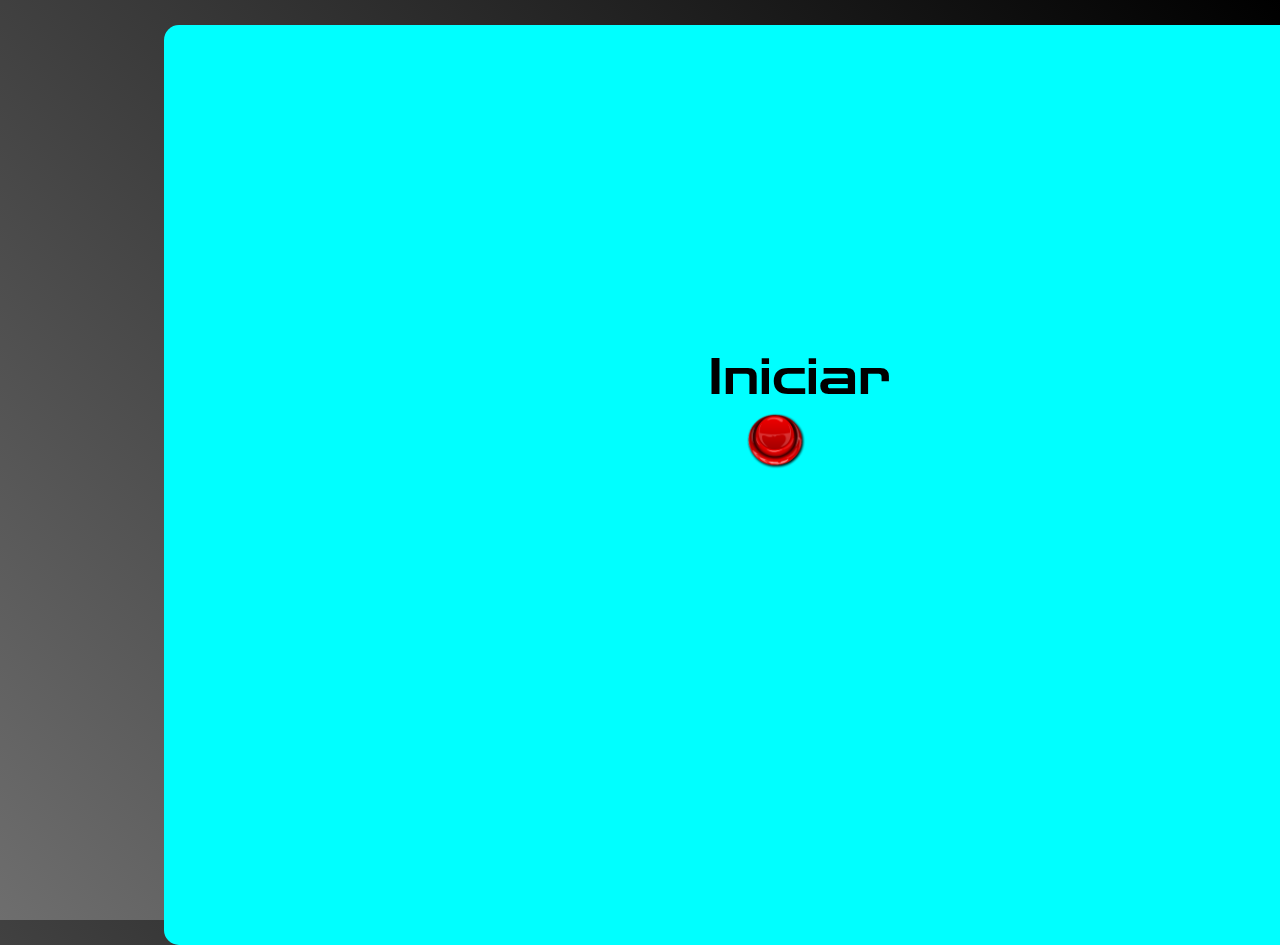
<file: index.html>
<!DOCTYPE html>
<html lang="en">

<head>
    <meta charset="UTF-8">
    <meta http-equiv="X-UA-Compatible" content="IE=edge">
    <meta name="viewport" content="width=device-width, initial-scale=1.0">
    <link rel="stylesheet" href="styleCruzadinha.css">
    <title>Inicio</title>
</head>
<body>
    <div id="container">
        <span class="spanIniciar">Iniciar</span>
        <a href="cruzadinha.html"><img src="./btn.png" alt="Botão" class="imgBotao"></a>
    </div>
</body>

</html>
</file>
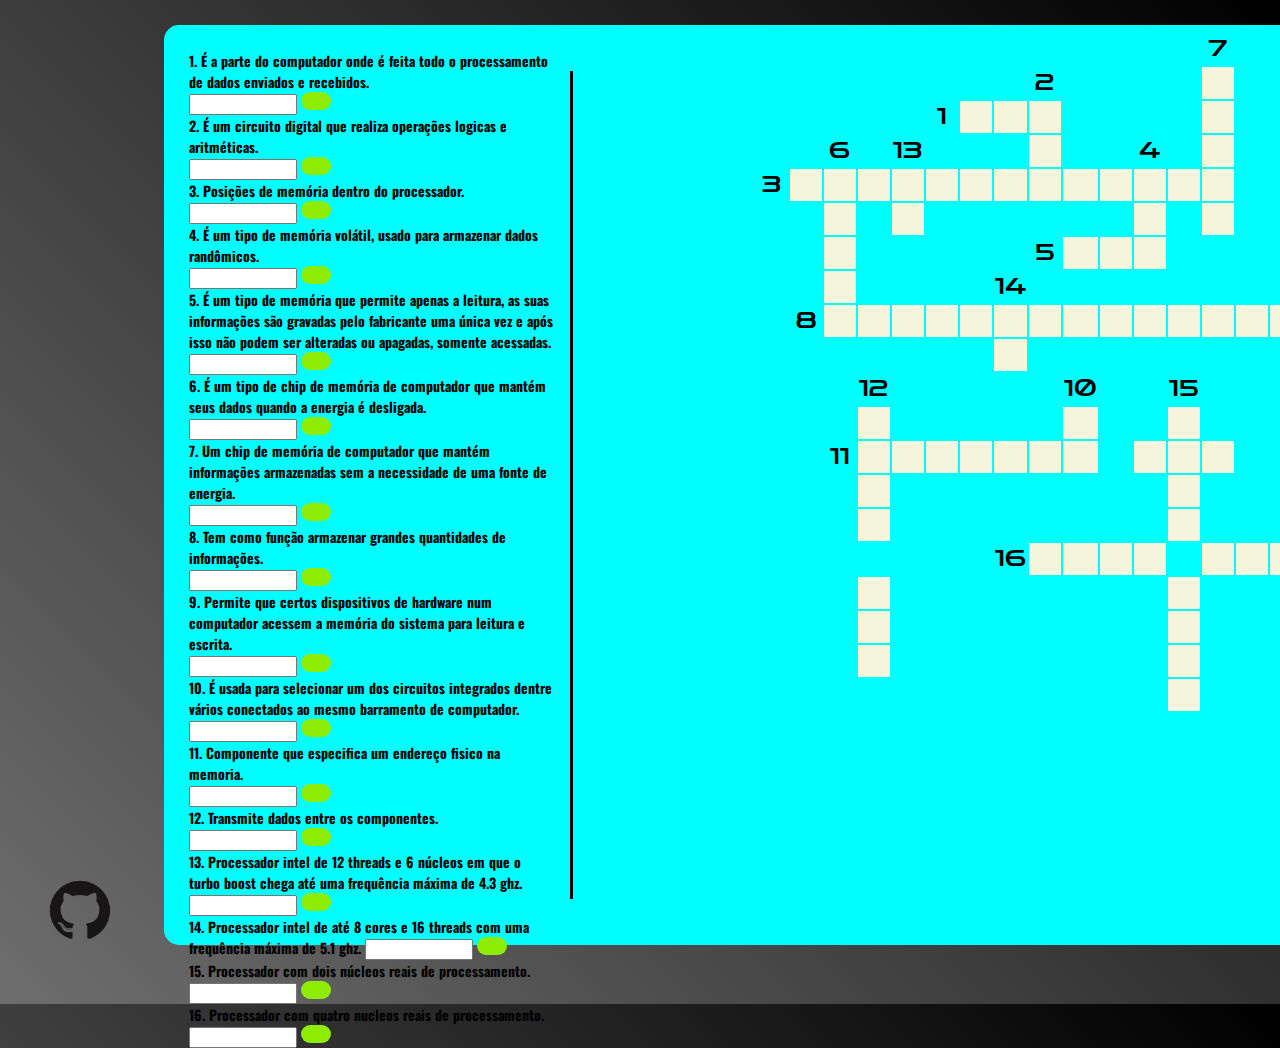
<file: cruzadinha.html>
<!DOCTYPE html>
<html lang="en">
<head>
    <meta charset="UTF-8">
    <meta http-equiv="X-UA-Compatible" content="IE=edge">
    <meta name="viewport" content="width=device-width, initial-scale=1.0">
    <link rel="stylesheet" href="styleCruzadinha.css">
    <title>Cruzadinha Computacional</title>
</head>
<body>
    <div id="container">
        <div class="linha"></div>
        <div class="perguntas">
            1. É a parte do computador onde é feita todo o processamento de dados enviados e recebidos. <br>
            <input id="q1"> <button  onclick="verificar1()" id="btnValid 1" class="btnValid 1"></button> <br>

            2. É um circuito digital que realiza operações logicas e aritméticas. <br>
            <input id="q2"> <button onclick="verificar2()" class="btnValid 2" id="btnValid 2"></button> <br>

            3. Posições de memória dentro do processador. <br>
            <input id="q3"> <button onclick="verificar3()" id="btnValid 3"class="btnValid 3"></button> <br>

            4. É um tipo de memória volátil, usado para armazenar dados randômicos. <br>
            <input id="q4"> <button onclick="verificar4()" id="btnValid 4"class="btnValid 4"></button> <br>

            5. É um tipo de memória que permite apenas a leitura, as suas informações são gravadas pelo
            fabricante uma única vez e após isso não podem ser alteradas ou apagadas, somente acessadas. <br>
            <input id="q5"> <button onclick="verificar5()" id="btnValid 5"class="btnValid 5"></button> <br>

            6. É um tipo de chip de memória de computador que mantém seus dados quando a energia é desligada. <br>
            <input id="q6"> <button onclick="verificar6()" id="btnValid 6"class="btnValid 6"></button> <br>

            7. Um chip de memória de computador que mantém informações armazenadas sem a necessidade de uma fonte de energia. <br>
            <input id="q7"> <button onclick="verificar7()" id="btnValid 7"class="btnValid 7"></button> <br>

            8. Tem como função armazenar grandes quantidades de informações. <br>
            <input id="q8"> <button onclick="verificar8()" id="btnValid 8"class="btnValid 8"></button> <br>

            9. Permite que certos dispositivos de hardware num computador acessem a memória do sistema para leitura e escrita. <br>
            <input id="q9"> <button onclick="verificar9()" id="btnValid 9" class="btnValid 9"></button> <br>

            10. É usada para selecionar um dos circuitos integrados dentre vários conectados ao mesmo barramento de computador. <br>
            <input id="q10"> <button onclick="verificar10()" id="btnValid10" class="btnValid 10"></button> <br>

            11. Componente que especifica um endereço fisico na memoria. <br>
            <input id="q11"> <button onclick="verificar11()" id="btnValid 11"class="btnValid 11"></button> <br>

            12. Transmite dados entre os componentes. <br>
            <input id="q12"> <button onclick="verificar12()" id="btnValid 12"class="btnValid 12"></button> <br>

            13. Processador intel de 12 threads e 6 núcleos em que o turbo boost chega até  uma frequência máxima de 4.3 ghz. <br>
            <input id="q13"> <button onclick="verificar13()" id="btnValid13"class="btnValid 13"></button> <br>

            14. Processador intel de até 8 cores e 16 threads com uma frequência máxima de 5.1 ghz.  
               <input id="q14"> <button onclick="verificar14()" id="btnValid 14" class="btnValid 14"></button> <br>

            15. Processador com dois núcleos reais de processamento. <br>
            <input id="q15"> <button onclick="verificar15()" id="btnValid 15" class="btnValid 15"></button> <br>

            16. Processador com quatro nucleos reais de processamento. <br>
            <input id="q16"> <button onclick="verificar16()" id="btnValid 16"class="btnValid 16"></button> <br>

        </div>
            <table id="tabela">
                <tr>
                    <td id="l1c1" class="celula"></td>
                    <td id="l1c2" class="celula"></td>
                    <td id="l1c3" class="celula"></td>
                    <td id="l1c4" class="celula"></td>
                    <td id="l1c5" class="celula"></td>
                    <td id="l1c6" class="celula"></td>
                    <td id="l1c7" class="celula"></td>
                    <td id="l1c8" class="celula"></td>
                    <td id="l1c9" class="celula"></td>
                    <td id="l1c10" class="celula"></td>
                    <td id="l1c11" class="celula"></td>
                    <td id="l1c12" class="celula"></td>
                    <td id="l1c13" class="celula"></td>
                    <td id="l1c14" class="celula">7</td>
                    <td id="l1c15" class="celula"></td>
                    <td id="l1c16" class="celula"></td>
                    <td id="l1c17" class="celula"></td>
                    <td id="l1c18" class="celula"></td>
                </tr>
                <tr>
                    <td id="l2c1" class="celula"></td>
                    <td id="l2c2" class="celula"></td>
                    <td id="l2c3" class="celula"></td>
                    <td id="l2c4" class="celula"></td>
                    <td id="l2c5" class="celula"></td>
                    <td id="l2c6" class="celula"></td>
                    <td id="l2c7" class="celula"></td>
                    <td id="l2c8" class="celula"></td>
                    <td id="l2c9" class="celula">2</td>
                    <td id="l2c10" class="celula"></td>
                    <td id="l2c11" class="celula"></td>
                    <td id="l2c12" class="celula"></td>
                    <td id="l2c13" class="celula"></td>
                    <td id="l2c14" class="celulaInclusa"></td>
                    <td id="l2c15" class="celula"></td>
                    <td id="l2c16" class="celula"></td>
                    <td id="l2c17" class="celula"></td>
                    <td id="l2c18" class="celula"></td>
                </tr>
                <tr>
                    <td id="l3c1" class="celula"></td>
                    <td id="l3c2" class="celula"></td>
                    <td id="l3c3" class="celula"></td>
                    <td id="l3c4" class="celula"></td>
                    <td id="l3c5" class="celula"></td>
                    <td id="l3c6" class="celula">1</td>
                    <td id="l3c7" class="celulaInclusa"></td>
                    <td id="l3c8" class="celulaInclusa"></td>
                    <td id="l3c9" class="celulaInclusa"></td>
                    <td id="l3c10" class="celula"></td>
                    <td id="l3c11" class="celula"></td>
                    <td id="l3c12" class="celula"></td>
                    <td id="l3c13" class="celula"></td>
                    <td id="l3c14" class="celulaInclusa"></td>
                    <td id="l3c15" class="celula"></td>
                    <td id="l3c16" class="celula"></td>
                    <td id="l3c17" class="celula"></td>
                    <td id="l3c18" class="celula"></td>
                </tr>
                <tr>
                    <td id="l4c1" class="celula"></td>
                    <td id="l4c2" class="celula"></td>
                    <td id="l4c3" class="celula">6</td>
                    <td id="l4c4" class="celula"></td>
                    <td id="l4c5" class="celula">13</td>
                    <td id="l4c6" class="celula"></td>
                    <td id="l4c7" class="celula"></td>
                    <td id="l4c8" class="celula"></td>
                    <td id="l4c9" class="celulaInclusa"></td>
                    <td id="l4c10" class="celula"></td>
                    <td id="l4c11" class="celula"></td>
                    <td id="l4c12" class="celula">4</td>
                    <td id="l4c13" class="celula"></td>
                    <td id="l4c14" class="celulaInclusa"></td>
                    <td id="l4c15" class="celula"></td>
                    <td id="l4c16" class="celula"></td>
                    <td id="l4c17" class="celula"></td>
                    <td id="l4c18" class="celula"></td>
                </tr>
                <tr>
                    <td id="l5c1" class="celula">3</td>
                    <td id="l5c2" class="celulaInclusa"></td>
                    <td id="l5c3" class="celulaInclusa"></td>
                    <td id="l5c4" class="celulaInclusa"></td>
                    <td id="l5c5" class="celulaInclusa"></td>
                    <td id="l5c6" class="celulaInclusa"></td>
                    <td id="l5c7" class="celulaInclusa"></td>
                    <td id="l5c8" class="celulaInclusa"></td>
                    <td id="l5c9" class="celulaInclusa"></td>
                    <td id="l5c10" class="celulaInclusa"></td>
                    <td id="l5c11" class="celulaInclusa"></td>
                    <td id="l5c12" class="celulaInclusa"></td>
                    <td id="l5c13" class="celulaInclusa"></td>
                    <td id="l5c14" class="celulaInclusa"></td>
                    <td id="l5c15" class="celula"></td>
                    <td id="l5c16" class="celula"></td>
                    <td id="l5c17" class="celula"></td>
                    <td id="l5c18" class="celula"></td>
                </tr>
                <tr>
                    <td id="l6c1" class="celula"></td>
                    <td id="l6c2" class="celula"></td>
                    <td id="l6c3" class="celulaInclusa"></td>
                    <td id="l6c4" class="celula"></td>
                    <td id="l6c5" class="celulaInclusa"></td>
                    <td id="l6c6" class="celula"></td>
                    <td id="l6c7" class="celula"></td>
                    <td id="l6c8" class="celula"></td>
                    <td id="l6c9" class="celula"></td>
                    <td id="l6c10" class="celula"></td>
                    <td id="l6c11" class="celula"></td>
                    <td id="l6c12" class="celulaInclusa"></td>
                    <td id="l6c13" class="celula"></td>
                    <td id="l6c14" class="celulaInclusa"></td>
                    <td id="l6c15" class="celula"></td>
                    <td id="l6c16" class="celula"></td>
                    <td id="l6c17" class="celula"></td>
                    <td id="l6c18" class="celula">9</td>
                </tr>
                <tr>
                    <td id="l7c1" class="celula"></td>
                    <td id="l7c2" class="celula"></td>
                    <td id="l7c3" class="celulaInclusa"></td>
                    <td id="l7c4" class="celula"></td>
                    <td id="l7c5" class="celula"></td>
                    <td id="l7c6" class="celula"></td>
                    <td id="l7c7" class="celula"></td>
                    <td id="l7c8" class="celula"></td>
                    <td id="l7c9" class="celula">5</td>
                    <td id="l7c10" class="celulaInclusa"></td>
                    <td id="l7c11" class="celulaInclusa"></td>
                    <td id="l7c12" class="celulaInclusa"></td>
                    <td id="l7c13" class="celula"></td>
                    <td id="l7c14" class="celula"></td>
                    <td id="l7c15" class="celula"></td>
                    <td id="l7c16" class="celula"></td>
                    <td id="l7c17" class="celula"></td>
                    <td id="l7c18" class="celulaInclusa"></td>
                </tr>
                <tr>
                    <td id="l8c1" class="celula"></td>
                    <td id="l8c2" class="celula"></td>
                    <td id="l8c3" class="celulaInclusa"></td>
                    <td id="l8c4" class="celula"></td>
                    <td id="l8c5" class="celula"></td>
                    <td id="l8c6" class="celula"></td>
                    <td id="l8c7" class="celula"></td>
                    <td id="l8c8" class="celula">14</td>
                    <td id="l8c9" class="celula"></td>
                    <td id="l8c10" class="celula"></td>
                    <td id="l8c11" class="celula"></td>
                    <td id="l8c12" class="celula"></td>
                    <td id="l8c13" class="celula"></td>
                    <td id="l8c14" class="celula"></td>
                    <td id="l8c15" class="celula"></td>
                    <td id="l8c16" class="celula"></td>
                    <td id="l8c17" class="celula"></td>
                    <td id="l8c18" class="celulaInclusa"></td>
                </tr>
                <tr>
                    <td id="l9c1" class="celula"></td>
                    <td id="l9c2" class="celula">8</td>
                    <td id="l9c3" class="celulaInclusa"></td>
                    <td id="l9c4" class="celulaInclusa"></td>
                    <td id="l9c5" class="celulaInclusa"></td>
                    <td id="l9c6" class="celulaInclusa"></td>
                    <td id="l9c7" class="celulaInclusa"></td>
                    <td id="l9c8" class="celulaInclusa"></td>
                    <td id="l9c9" class="celulaInclusa"></td>
                    <td id="l9c10" class="celulaInclusa"></td>
                    <td id="l9c11" class="celulaInclusa"></td>
                    <td id="l9c12" class="celulaInclusa"></td>
                    <td id="l9c13" class="celulaInclusa"></td>
                    <td id="l9c14" class="celulaInclusa"></td>
                    <td id="l9c15" class="celulaInclusa"></td>
                    <td id="l9c16" class="celulaInclusa"></td>
                    <td id="l9c17" class="celulaInclusa"></td>
                    <td id="l9c18" class="celulaInclusa"></td>
                </tr>
                <tr>
                    <td id="l10c1" class="celula"></td>
                    <td id="l10c2" class="celula"></td>
                    <td id="l10c3" class="celula"></td>
                    <td id="l10c4" class="celula"></td>
                    <td id="l10c5" class="celula"></td>
                    <td id="l10c6" class="celula"></td>
                    <td id="l10c7" class="celula"></td>
                    <td id="l10c8" class="celulaInclusa"></td>
                    <td id="l10c9" class="celula"></td>
                    <td id="l10c10" class="celula"></td>
                    <td id="l10c11" class="celula"></td>
                    <td id="l10c12" class="celula"></td>
                    <td id="l10c13" class="celula"></td>
                    <td id="l10c14" class="celula"></td>
                    <td id="l10c15" class="celula"></td>
                    <td id="l10c16" class="celula"></td>
                    <td id="l10c17" class="celula"></td>
                    <td id="l10c18" class="celula"></td>
                </tr>
                <tr>
                    <td id="l11c1" class="celula"></td>
                    <td id="l11c2" class="celula"></td>
                    <td id="l11c3" class="celula"></td>
                    <td id="l11c4" class="celula">12</td>
                    <td id="l11c5" class="celula"></td>
                    <td id="l11c6" class="celula"></td>
                    <td id="l11c7" class="celula"></td>
                    <td id="l11c8" class="celula"></td>
                    <td id="l11c9" class="celula"></td>
                    <td id="l11c10" class="celula">10</td>
                    <td id="l11c11" class="celula"></td>
                    <td id="l11c12" class="celula"></td>
                    <td id="l11c13" class="celula">15</td>
                    <td id="l11c14" class="celula"></td>
                    <td id="l11c15" class="celula"></td>
                    <td id="l11c16" class="celula"></td>
                    <td id="l11c17" class="celula"></td>
                    <td id="l11c18" class="celula"></td>
                </tr>
                <tr>
                    <td id="l12c1" class="celula"></td>
                    <td id="l1c2" class="celula"></td>
                    <td id="l12c3" class="celula"></td>
                    <td id="l12c4" class="celulaInclusa"></td>
                    <td id="l12c5" class="celula"></td>
                    <td id="l12c6" class="celula"></td>
                    <td id="l12c7" class="celula"></td>
                    <td id="l12c8" class="celula"></td>
                    <td id="l12c9" class="celula"></td>
                    <td id="l12c10" class="celulaInclusa"></td>
                    <td id="l12c11" class="celula"></td>
                    <td id="l12c12" class="celula"></td>
                    <td id="l12c13" class="celulaInclusa"></td>
                    <td id="l12c14" class="celula"></td>
                    <td id="l12c15" class="celula"></td>
                    <td id="l12c16" class="celula"></td>
                    <td id="l12c17" class="celula"></td>
                    <td id="l12c18" class="celula"></td>
                </tr>
                <tr>
                    <td id="l13c1" class="celula"></td>
                    <td id="l13c2" class="celula"></td>
                    <td id="l13c3" class="celula">11</td>
                    <td id="l13c4" class="celulaInclusa"></td>
                    <td id="l13c5" class="celulaInclusa"></td>
                    <td id="l13c6" class="celulaInclusa"></td>
                    <td id="l13c7" class="celulaInclusa"></td>
                    <td id="l13c8" class="celulaInclusa"></td>
                    <td id="l13c9" class="celulaInclusa"></td>
                    <td id="l13c10" class="celulaInclusa"></td>
                    <td id="l13c11" class="celula"></td>
                    <td id="l13c12" class="celulaInclusa"></td>
                    <td id="l13c13" class="celulaInclusa"></td>
                    <td id="l13c14" class="celulaInclusa"></td>
                    <td id="l13c15" class="celula"></td>
                    <td id="l13c16" class="celula"></td>
                    <td id="l13c17" class="celula"></td>
                    <td id="l13c18" class="celula"></td>
                </tr>
                <tr>
                    <td id="l14c1" class="celula"></td>
                    <td id="l14c2" class="celula"></td>
                    <td id="l14c3" class="celula"></td>
                    <td id="l14c4" class="celulaInclusa"></td>
                    <td id="l14c5" class="celula"></td>
                    <td id="l14c6" class="celula"></td>
                    <td id="l14c7" class="celula"></td>
                    <td id="l14c8" class="celula"></td>
                    <td id="l14c9" class="celula"></td>
                    <td id="l14c10" class="celula"></td>
                    <td id="l14c11" class="celula"></td>
                    <td id="l14c12" class="celula"></td>
                    <td id="l14c13" class="celulaInclusa"></td>
                    <td id="l14c14" class="celula"></td>
                    <td id="l14c15" class="celula"></td>
                    <td id="l14c16" class="celula"></td>
                    <td id="l14c17" class="celula"></td>
                    <td id="l14c18" class="celula"></td>
                </tr>
                <tr>
                    <td id="l15c1" class="celula"></td>
                    <td id="l15c2" class="celula"></td>
                    <td id="l15c3" class="celula"></td>
                    <td id="l15c4" class="celulaInclusa"></td>
                    <td id="l15c5" class="celula"></td>
                    <td id="l15c6" class="celula"></td>
                    <td id="l15c7" class="celula"></td>
                    <td id="l15c8" class="celula"></td>
                    <td id="l15c9" class="celula"></td>
                    <td id="l15c10" class="celula"></td>
                    <td id="l15c11" class="celula"></td>
                    <td id="l15c12" class="celula"></td>
                    <td id="l15c13" class="celulaInclusa"></td>
                    <td id="l15c14" class="celula"></td>
                    <td id="l15c15" class="celula"></td>
                    <td id="l15c16" class="celula"></td>
                    <td id="l15c17" class="celula"></td>
                    <td id="l15c18" class="celula"></td>
                </tr>
                <tr>
                    <td id="l16c1" class="celula"></td>
                    <td id="l16c2" class="celula"></td>
                    <td id="l16c3" class="celula"></td>
                    <td id="l16c4" class="celula"></td>
                    <td id="l16c5" class="celula"></td>
                    <td id="l16c6" class="celula"></td>
                    <td id="l16c7" class="celula"></td>
                    <td id="l16c8" class="celula">16</td>
                    <td id="l16c9" class="celulaInclusa"></td>
                    <td id="l16c10" class="celulaInclusa"></td>
                    <td id="l16c11" class="celulaInclusa"></td>
                    <td id="l16c12" class="celulaInclusa"></td>
                    <td id="l16c13" class="celula"></td>
                    <td id="l16c14" class="celulaInclusa"></td>
                    <td id="l16c15" class="celulaInclusa"></td>
                    <td id="l16c16" class="celulaInclusa"></td>
                    <td id="l16c17" class="celulaInclusa"></td>
                    <td id="l16c18" class="celula"></td>
                </tr>
                <tr>
                    <td id="l17c1" class="celula"></td>
                    <td id="l17c2" class="celula"></td>
                    <td id="l17c3" class="celula"></td>
                    <td id="l17c4" class="celulaInclusa"></td>
                    <td id="l17c5" class="celula"></td>
                    <td id="l17c6" class="celula"></td>
                    <td id="l17c7" class="celula"></td>
                    <td id="l17c8" class="celula"></td>
                    <td id="l17c9" class="celula"></td>
                    <td id="l17c10" class="celula"></td>
                    <td id="l17c11" class="celula"></td>
                    <td id="l17c12" class="celula"></td>
                    <td id="l17c13" class="celulaInclusa"></td>
                    <td id="l17c14" class="celula"></td>
                    <td id="l17c15" class="celula"></td>
                    <td id="l17c16" class="celula"></td>
                    <td id="l17c17" class="celula"></td>
                    <td id="l17c18" class="celula"></td>
                </tr>
                <tr>
                    <td id="l18c1" class="celula"></td>
                    <td id="l18c2" class="celula"></td>
                    <td id="l18c3" class="celula"></td>
                    <td id="l18c4" class="celulaInclusa"></td>
                    <td id="l18c5" class="celula"></td>
                    <td id="l18c6" class="celula"></td>
                    <td id="l18c7" class="celula"></td>
                    <td id="l18c8" class="celula"></td>
                    <td id="l18c9" class="celula"></td>
                    <td id="l18c10" class="celula"></td>
                    <td id="l18c11" class="celula"></td>
                    <td id="l18c12" class="celula"></td>
                    <td id="l18c13" class="celulaInclusa"></td>
                    <td id="l18c14" class="celula"></td>
                    <td id="l18c15" class="celula"></td>
                    <td id="l18c16" class="celula"></td>
                    <td id="l18c17" class="celula"></td>
                    <td id="l18c18" class="celula"></td>
                </tr>
                <tr>
                    <td id="l19c1" class="celula"></td>
                    <td id="l19c2" class="celula"></td>
                    <td id="l19c3" class="celula"></td>
                    <td id="l19c4" class="celulaInclusa"></td>
                    <td id="l19c5" class="celula"></td>
                    <td id="l19c6" class="celula"></td>
                    <td id="l19c7" class="celula"></td>
                    <td id="l19c8" class="celula"></td>
                    <td id="l19c9" class="celula"></td>
                    <td id="l19c10" class="celula"></td>
                    <td id="l19c11" class="celula"></td>
                    <td id="l19c12" class="celula"></td>
                    <td id="l19c13" class="celulaInclusa"></td>
                    <td id="l19c14" class="celula"></td>
                    <td id="l19c15" class="celula"></td>
                    <td id="l19c16" class="celula"></td>
                    <td id="l19c17" class="celula"></td>
                    <td id="l19c18" class="celula"></td>
                </tr>
                <tr>
                    <td id="l20c1" class="celula"></td>
                    <td id="l20c2" class="celula"></td>
                    <td id="l20c3" class="celula"></td>
                    <td id="l20c4" class="celula"></td>
                    <td id="l20c5" class="celula"></td>
                    <td id="l20c6" class="celula"></td>
                    <td id="l20c7" class="celula"></td>
                    <td id="l20c8" class="celula"></td>
                    <td id="l20c9" class="celula"></td>
                    <td id="l20c10" class="celula"></td>
                    <td id="l20c11" class="celula"></td>
                    <td id="l20c12" class="celula"></td>
                    <td id="l20c13" class="celulaInclusa"></td>
                    <td id="l20c14" class="celula"></td>
                    <td id="l20c15" class="celula"></td>
                    <td id="l20c16" class="celula"></td>
                    <td id="l20c17" class="celula"></td>
                    <td id="l20c18" class="celula"></td>
                </tr>
            </table>
    </div>
   <a href="https://github.com/Gomes-Rafael"><img src="./github.png" alt="icone github" class="gitImg"></a> 
</body>
</html>
<script>
    /* var inp1 = q1.value 
    var inp2 = q2.value
    var inp3 = q3.value
    var inp4 = q4.value
    var inp5 = q5.value
    var inp6 = q6.value
    var inp7 = q7.value
    var inp8 = q8.value
    var inp9 = q9.value
    var inp10 = q10.value
    var inp11 = q11.value
    var inp12 = q12.value
    var inp13 = q13.value
    var inp14 = q14.value
    var inp15 = q15.value
    var inp16 = q16.value */
function verificar1(){
    if (q1.value.toUpperCase() == 'CPU'){
        l3c7.innerHTML = "c"
        l3c8.innerHTML = "p"
        l3c9.innerHTML = "u"
    }else{
        alert("Resposta Incorreta!")
    }
}
function verificar2(){
    if (q2.value.toUpperCase() == 'ULA'){
        l3c9.innerHTML = "u"
        l4c9.innerHTML = "l"
        l5c9.innerHTML = "a"
    }else{
        alert("Resposta Incorreta!")
    }
}
function verificar3(){
    if (q3.value.toUpperCase() == 'REGISTRADORES'){
        l5c2.innerHTML = "r"
        l5c3.innerHTML = "e"
        l5c4.innerHTML = "g"
        l5c5.innerHTML = "i"
        l5c6.innerHTML = "s"
        l5c7.innerHTML = "t"
        l5c8.innerHTML = "r"
        l5c9.innerHTML = "a"
        l5c10.innerHTML = "d"
        l5c11.innerHTML = "o"
        l5c12.innerHTML = "r"
        l5c13.innerHTML = "e"
        l5c14.innerHTML = "s"
    }else{
        alert("Resposta Incorreta!")
    }
}
function verificar4(){
    if (q4.value.toUpperCase() == 'RAM'){
        l5c12.innerHTML = "r"
        l6c12.innerHTML = "a"
        l7c12.innerHTML = "m"
    }else{
        alert("Resposta Incorreta!")
    }
}
function verificar5(){
    if (q5.value.toUpperCase() == 'ROM'){
        l7c10.innerHTML = "r"
        l7c11.innerHTML = "o"
        l7c12.innerHTML = "m"
    }else{
        alert("Resposta Incorreta!")
    }
}
function verificar6(){
    if (q6.value.toUpperCase() == 'EPROM'){
        l5c3.innerHTML = "e"
        l6c3.innerHTML = "p"
        l7c3.innerHTML = "r"
        l8c3.innerHTML = "o"
        l9c3.innerHTML = "m"
    }else{
        alert("Resposta Incorreta!")
    }
}
function verificar7(){
    if (q7.value.toUpperCase() == 'FLASH'){
        l2c14.innerHTML = "f"
        l3c14.innerHTML = "l"
        l4c14.innerHTML = "a"
        l5c14.innerHTML = "s"
        l6c14.innerHTML = "h"
    }else{
        alert("Resposta Incorreta!")
    }
}
function verificar8(){
    if (q8.value.toUpperCase() == 'MEMORIA DE MASSA'){
        l9c3.innerHTML = "m"
        l9c4.innerHTML = "e"
        l9c5.innerHTML = "m"
        l9c6.innerHTML = "o"
        l9c7.innerHTML = "r"
        l9c8.innerHTML = "i"
        l9c9.innerHTML = "a"

        l9c11.innerHTML = "d"
        l9c12.innerHTML = "e"

        l9c14.innerHTML = "m"
        l9c15.innerHTML = "a"
        l9c16.innerHTML = "s"
        l9c17.innerHTML = "s"
        l9c18.innerHTML = "a"    
    }else{
        alert("Resposta Incorreta!")
    }
}
function verificar9(){
    if (q9.value.toUpperCase() == 'DMA'){
        l7c18.innerHTML = "d"
        l8c18.innerHTML = "m"
        l9c18.innerHTML = "a"
    }else{
        alert("Resposta Incorreta!")
    }
}
function verificar10(){
    if (q10.value.toUpperCase() == 'CS'){
        l12c10.innerHTML = "c"
        l13c10.innerHTML = "s"
    }else{
        alert("Resposta Incorreta!")
    }
}
function verificar11(){
    if (q11.value.toUpperCase() == 'ADDRESS BUS'){
        l13c4.innerHTML = "a"
        l13c5.innerHTML = "d"
        l13c6.innerHTML = "d"
        l13c7.innerHTML = "r"
        l13c8.innerHTML = "e"
        l13c9.innerHTML = "s"
        l13c10.innerHTML = "s"

        l13c12.innerHTML = "b"
        l13c13.innerHTML = "u"
        l13c14.innerHTML = "s"

    }else{
        alert("Resposta Incorreta!")
    }
}
function verificar12(){
    if (q12.value.toUpperCase() == 'DATA BUS'){
        l12c4.innerHTML = "d"
        l13c4.innerHTML = "a"
        l14c4.innerHTML = "t"
        l15c4.innerHTML = "a"

        l17c4.innerHTML = "b"
        l18c4.innerHTML = "u"
        l19c4.innerHTML = "s"

    }else{
        alert("Resposta Incorreta!")
    }
}
function verificar13(){
    if (q13.value.toUpperCase() == 'I5'){
        l5c5.innerHTML = "i"
        l6c5.innerHTML = "5"
    }else{
        alert("Resposta Incorreta!")
    }
}
function verificar14(){
    if (q14.value.toUpperCase() == 'I7'){
        l9c8.innerHTML = "i"
        l10c8.innerHTML = "7"
    }else{
        alert("Resposta Incorreta!")
    }
}
function verificar15(){
    if (q15.value.toUpperCase() == 'DUAL CORE'){
        l12c13.innerHTML = "d"
        l13c13.innerHTML = "u"
        l14c13.innerHTML = "a"
        l15c13.innerHTML = "l"

        l17c13.innerHTML = "c"
        l18c13.innerHTML = "o"
        l19c13.innerHTML = "r"
        l20c13.innerHTML = "e"


    }else{
        alert("Resposta Incorreta!")
    }
}
function verificar16(){
    if (q16.value.toUpperCase() == 'QUAD CORE'){
        l16c9.innerHTML = "q"
        l16c10.innerHTML = "u"
        l16c11.innerHTML = "a"
        l16c12.innerHTML = "d"

        l16c14.innerHTML = "c"
        l16c15.innerHTML = "o"
        l16c16.innerHTML = "r"
        l16c17.innerHTML = "e"
    }else{
        alert("Resposta Incorreta!")
    }
}
</script>
</file>
<file: styleCruzadinha.css>
@import url('https://fonts.googleapis.com/css2?family=Zen+Dots&display=swap');
@import url('https://fonts.googleapis.com/css2?family=Oswald&display=swap');
body{
margin: 0px;
padding: 0px;
background: linear-gradient(45deg, rgb(110, 110, 110), black);
width: 182vh;
height: 100%;
overflow-y: hidden; 
}
#container{
    width: 80%;
    height: 920px;
    background-color: aqua;
    position: relative;
    top: 25px;
    left: 10%;
    border-radius: 15px;
    font-family: 'Zen Dots', cursive;  
    text-align: center;
}
.spanIniciar{
    font-size: 50px;
    color: rgb(0, 0, 0);
    position: absolute;
    top: 35%;
    text-align: center;
    left: 41.5%;
    font-family: 'Zen Dots', cursive;   
    
}
.imgBotao{
    width: 60px;
    height: 60px;
    position: absolute;
    right: 51%;
    top: 42%;
}
.perguntas{
    position: absolute;
    left: 10px;
    top: 10px;
    height: 100%;
    width: 28%;
    font-size: 14px;
    font-weight: bold;
    font-family: 'Oswald', sans-serif;
    text-align: left;
    padding: 15px;
}
.linha{
    background-color: black;
    position: relative;
    left: 31%;
    top: 5%;
    width: 3px;
    height: 90%;
}
#tabela{
    position: relative;
    top: -822px;
    left: 590px;
    font-size: 36px;
}
.celulaInclusa{
    background-color: beige;
    font-size: 36px;
    width: 30px;
    height: 30px;
}
.celula{
    font-size: 22px;
        width: 30px;
        height: 30px;
}
.gitImg{
    width: 80px;
    height: 80px;
    position: relative;
    top: -50px;
    left: 40px;
}
    .btnValid{
    width: 30px;
    height: 18px;
    background-color: rgb(142, 236, 0);
    border-radius: 10px;
    cursor: pointer;
    border: none;
    }
    #q1{
        width: 100px;
    } #q2{
        width: 100px;
    } #q3{
        width: 100px;
    } #q4{
        width: 100px;
    } #q5{
        width: 100px;
    } #q6{
        width: 100px;
    } #q7{
        width: 100px;
    } #q8{
        width: 100px;
    } #q9{
        width: 100px;
    } #q10{
        width: 100px;
    } #q11{
        width: 100px;
    } #q12{
        width: 100px;
    } #q13{
        width: 100px;
    } #q14{
        width: 100px;
    } #q15{
        width: 100px;
    } #q16{
        width: 100px;
    }
</file>
